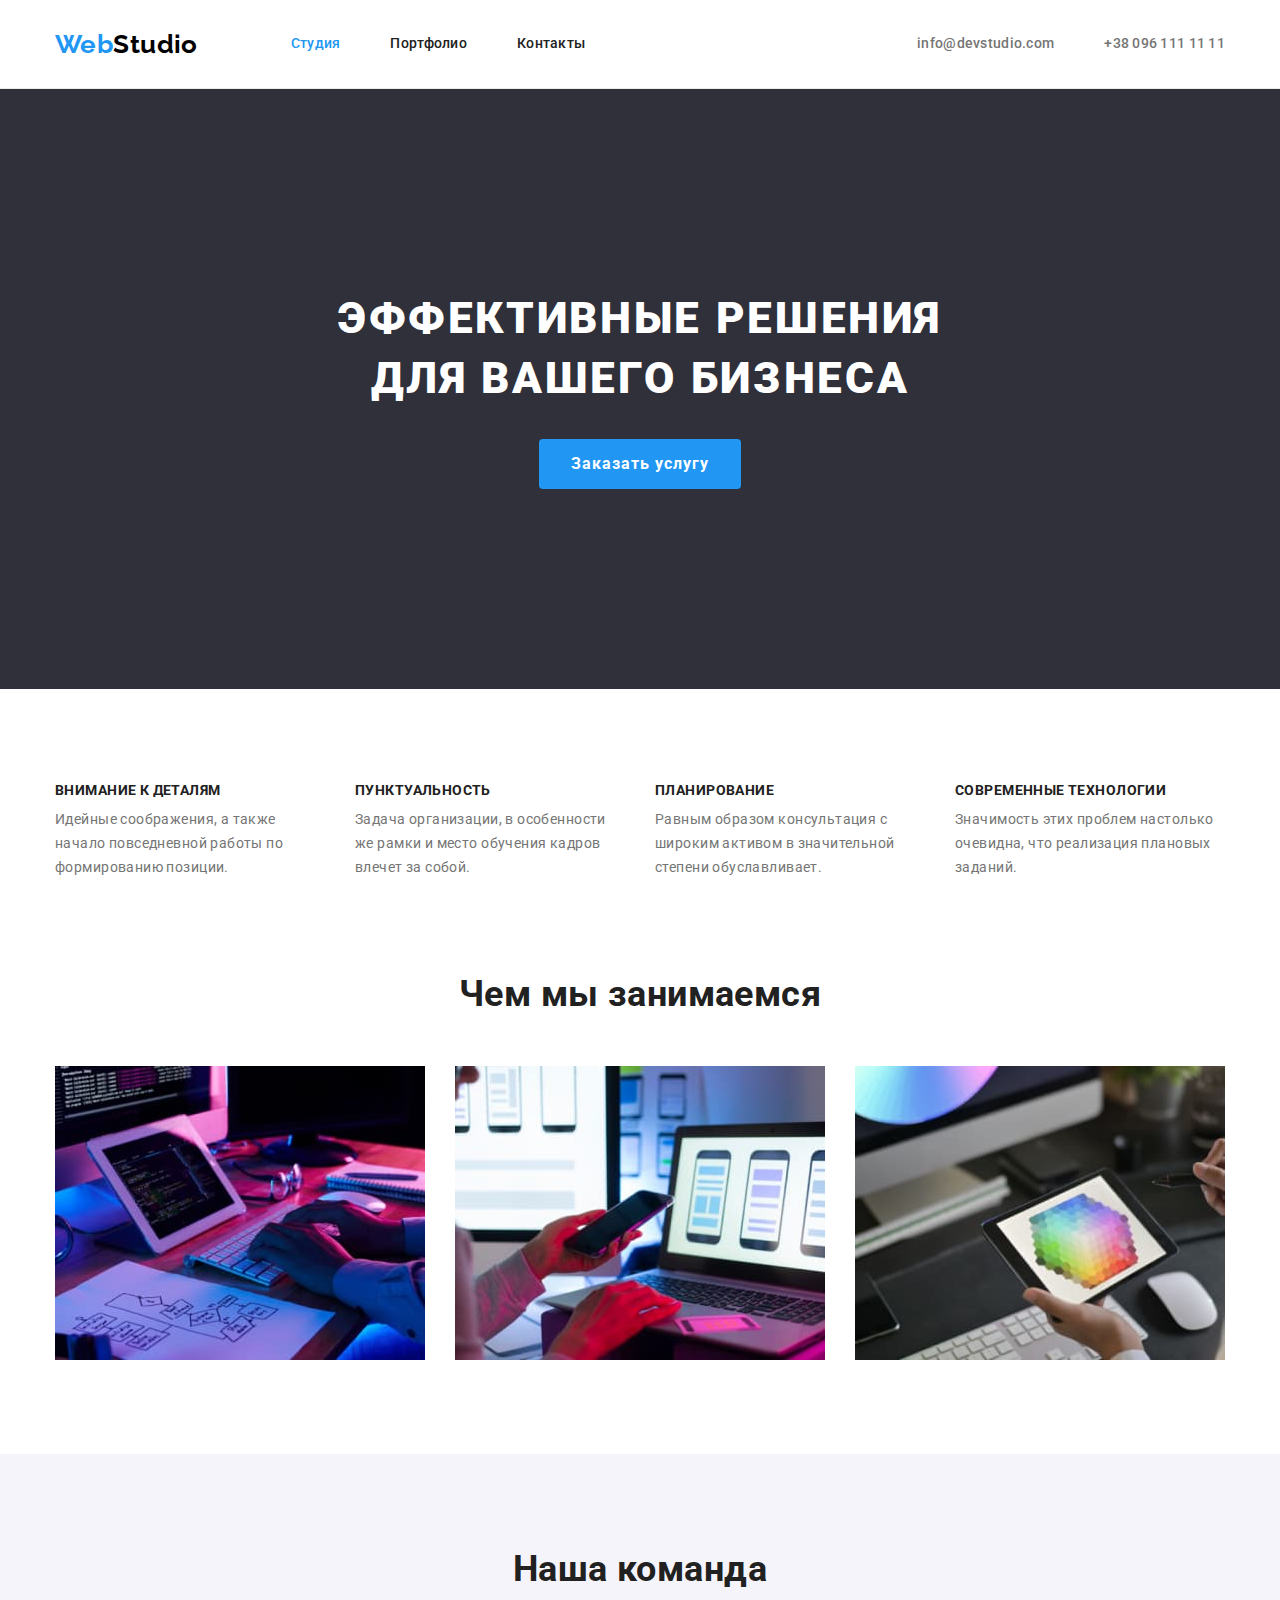
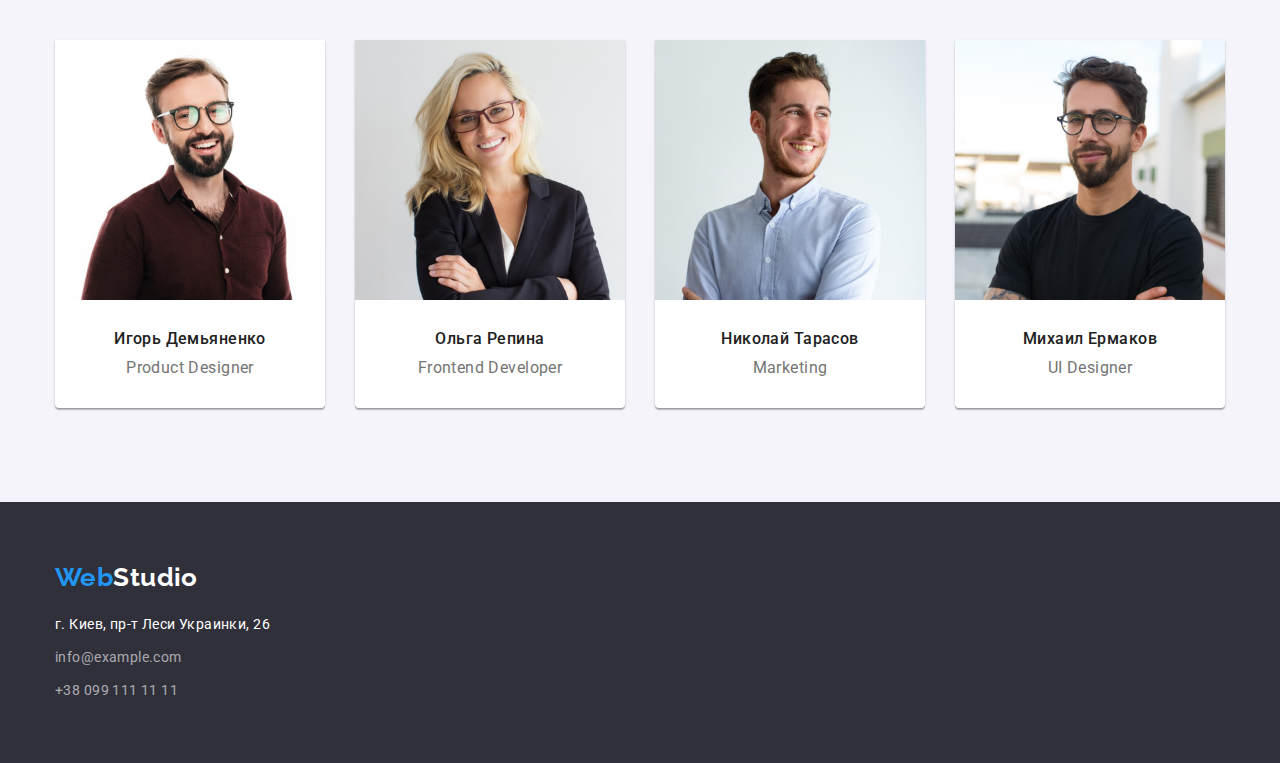
<file: index.html>
<!DOCTYPE html>
<html lang="ru">
  <head>
    <meta charset="UTF-8" />
    <meta http-equiv="X-UA-Compatible" content="IE=edge" />
    <meta name="viewport" content="width=device-width, initial-scale=1.0" />
    <title>WebStudio</title>
    <link
      href="https://fonts.googleapis.com/css2?family=Raleway:wght@700&family=Roboto:wght@400;500;700;900&display=swap"
      rel="stylesheet"
    />
    <link
      rel="stylesheet"
      href="https://cdnjs.cloudflare.com/ajax/libs/modern-normalize/1.1.0/modern-normalize.css"
      integrity="sha512-Y0MM+V6ymRKN2zStTqzQ227DWhhp4Mzdo6gnlRnuaNCbc+YN/ZH0sBCLTM4M0oSy9c9VKiCvd4Jk44aCLrNS5Q=="
      crossorigin="anonymous"
      referrerpolicy="no-referrer"
    />
    <link href="./css/styles.css" rel="stylesheet" />
  </head>
  <body>
    <!--шапка сайта-->
    <header class="page-header">
      <div class="main-navigation container">
        <a class="logo" href="./index.html"><span>Web</span>Studio</a>
        <nav class="main-navigation">
          <ul class="site-navigation">
            <li class="item"><a class="nav current" href="#">Студия</a></li>
            <li class="item">
              <a class="nav" href="./portfolio.html">Портфолио</a>
            </li>
            <li class="item"><a class="nav" href="#">Контакты</a></li>
          </ul>
        </nav>

        <ul class="auth-navigation">
          <li class="item">
            <a class="address-header" href="mailto:info@devstudio.com"
              >info@devstudio.com</a
            >
          </li>
          <li class="item">
            <a class="address-header" href="tel:+380961111111"
              >+38 096 111 11 11</a
            >
          </li>
        </ul>
      </div>
    </header>
    <!--Главный-->
    <main>
      <section class="section-hero">
        <h1 class="header">
          Эффективные решения <br />
          для вашего бизнеса
        </h1>
        <button class="order" type="button">Заказать услугу</button>
      </section>

      <section class="secondary-section">
        <div class="flex-container container">
          <!-- <h2 class="hidden">Все виды услуг</h2> -->
          <ul class="flex-menu">
            <li class="flex-item">
              <h3 class="flex-list">Внимание к деталям</h3>
              <p class="flex-description">
                Идейные соображения, а также начало повседневной работы по
                формированию позиции.
              </p>
            </li>
            <li class="flex-item">
              <h3 class="flex-list">Пунктуальность</h3>
              <p class="flex-description">
                Задача организации, в особенности же рамки и место обучения
                кадров влечет за собой.
              </p>
            </li>

            <li class="flex-item">
              <h3 class="flex-list">Планирование</h3>
              <p class="flex-description">
                Равным образом консультация с широким активом в значительной
                степени обуславливает.
              </p>
            </li>

            <li class="flex-item">
              <h3 class="flex-list">Современные технологии</h3>
              <p class="flex-description">
                Значимость этих проблем настолько очевидна, что реализация
                плановых заданий.
              </p>
            </li>
          </ul>
        </div>
      </section>
      <!--Чем мы занимаемся-->
      <section class="img-saction">
        <div class="images-container container">
          <h2 class="heading-title">Чем мы занимаемся</h2>
          <ul class="images">
            <li class="images-list">
              <img src="./images/studio/work.jpg" width="370" alt="Работа" />
            </li>
            <li class="images-list">
              <img
                src="./images/studio/application.jpg"
                width="370"
                alt="Приложение"
              />
            </li>
            <li class="images-list">
              <img src="./images/studio/design.jpg" width="370" alt="Дизайн" />
            </li>
          </ul>
        </div>
      </section>
      <!--Наша команда-->
      <section class="section-team">
        <div class="team-container container">
          <h2 class="team-title">Наша команда</h2>

          <ul class="card-team">
            <li class="card-list">
              <a
                ><img
                  src="./images/studio/igordemyanenko.jpg"
                  width="270"
                  alt="Дизайнер"
                />
                <h3 class="names">Игорь Демьяненко</h3>
                <p class="paragraph">Product Designer</p>
              </a>
            </li>

            <li class="card-list">
              <a
                ><img
                  src="./images/studio/olgarepina.jpg"
                  width="270"
                  alt="Девелопер"
                />
                <h3 class="names">Ольга Репина</h3>
                <p class="paragraph">Frontend Developer</p>
              </a>
            </li>

            <li class="card-list">
              <a
                ><img
                  src="./images/studio/nikolaytarasov.jpg"
                  width="270"
                  alt="Маркетинг"
                />
                <h3 class="names">Николай Тарасов</h3>
                <p class="paragraph">Marketing</p>
              </a>
            </li>

            <li class="card-list">
              <a
                ><img
                  src="./images/studio/mikhailermakov.jpg"
                  width="270"
                  alt="Дизайнер"
                />
                <h3 class="names">Михаил Ермаков</h3>
                <p class="paragraph">UI Designer</p>
              </a>
            </li>
          </ul>
        </div>
      </section>
      <!-- футер -->
      <footer class="footer">
        <div class="footer-container container">
          <a href="./index.html" class="logo-footer">Web<span>Studio</span></a>
          <address>
            <ul class="footer-list">
              <li><p class="location">г. Киев, пр-т Леси Украинки, 26</p></li>
              <li>
                <a class="address" href="mailto:info@example.com"
                  >info@example.com</a
                >
              </li>
              <li>
                <a class="address" href="tel:+380991111111"
                  >+38 099 111 11 11</a
                >
              </li>
            </ul>
          </address>
        </div>
      </footer>
    </main>
  </body>
</html>
</file>
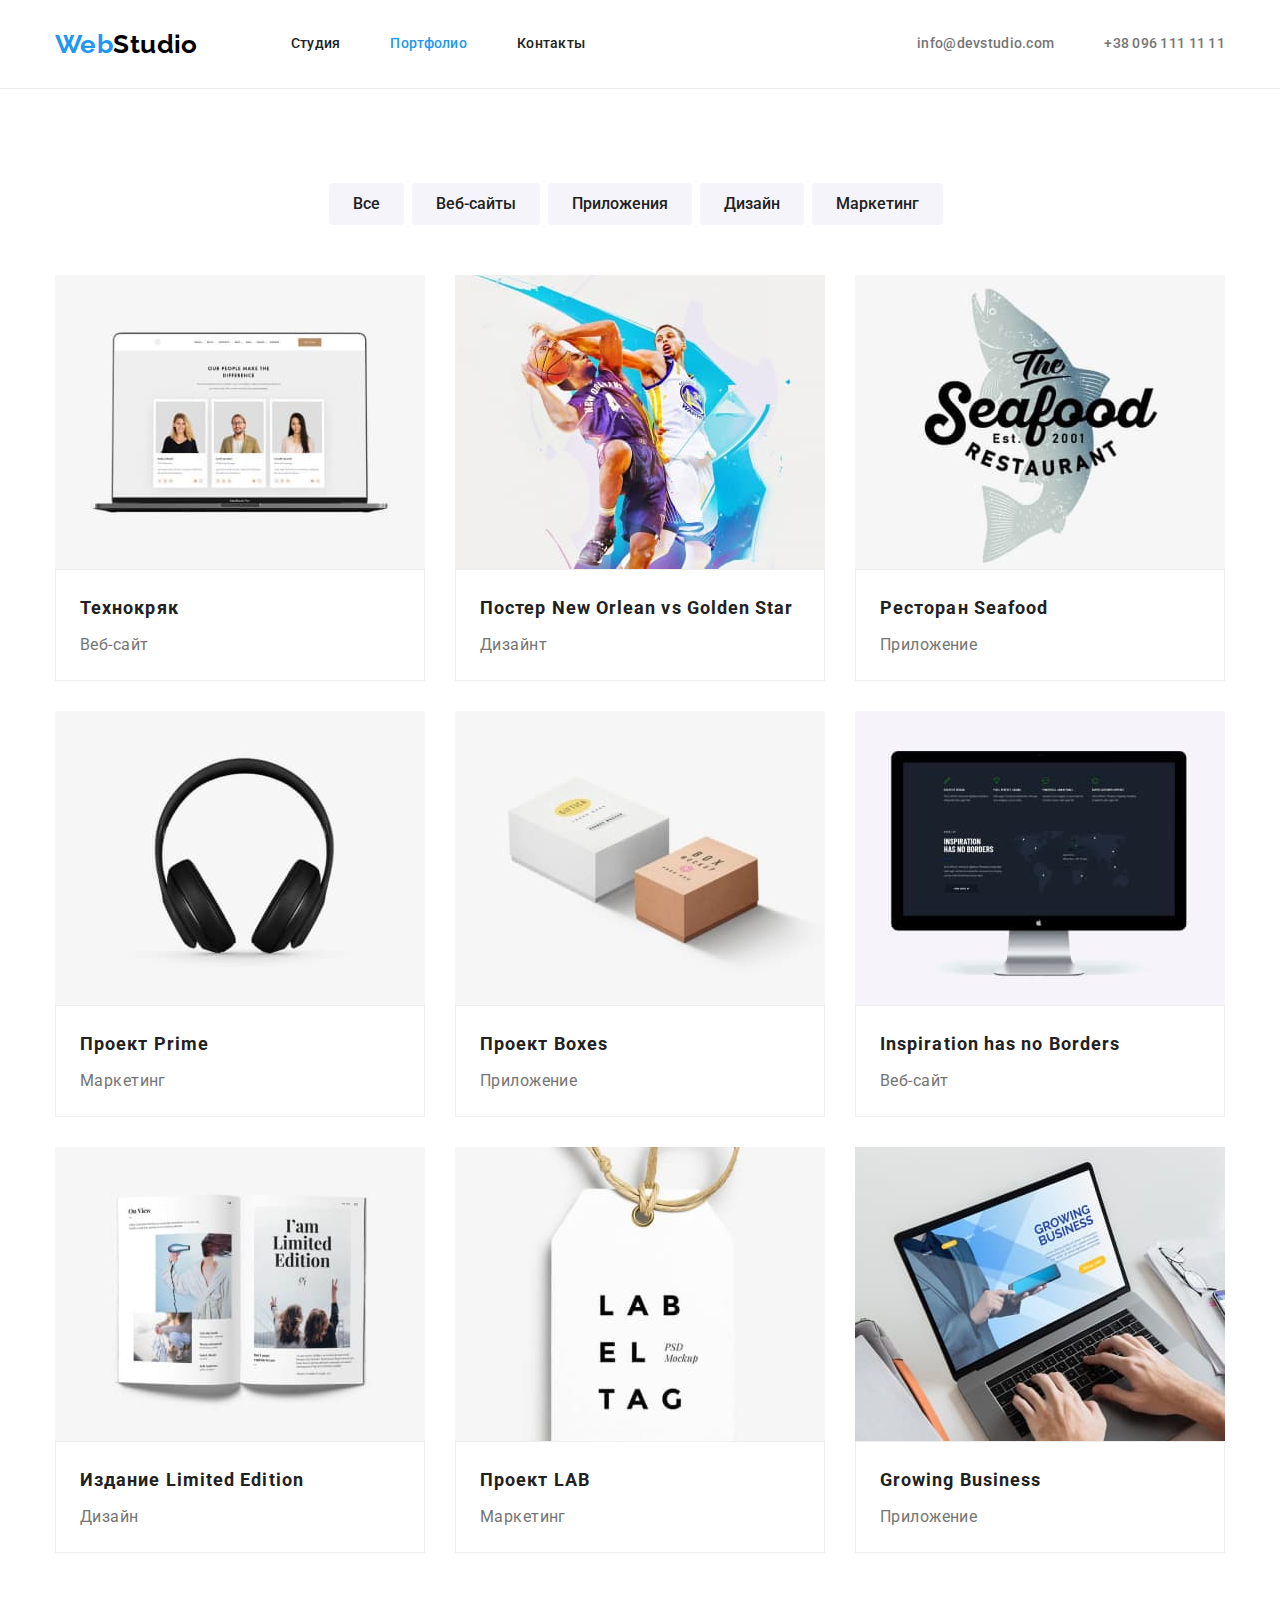
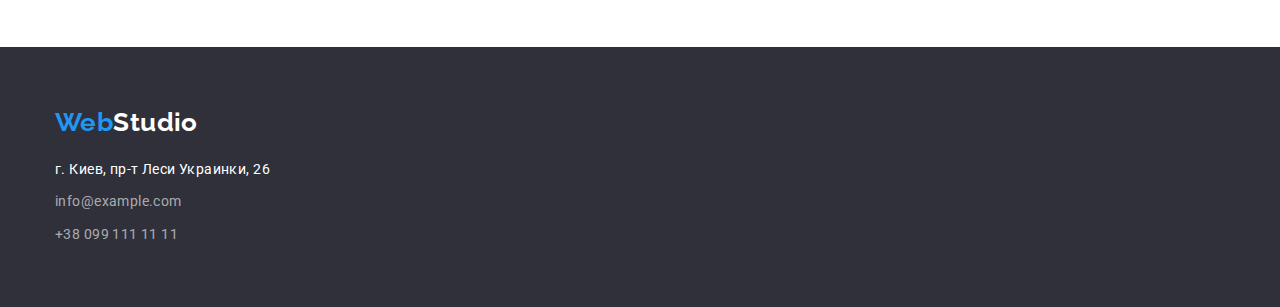
<file: portfolio.html>
<!DOCTYPE html>
<html lang="ru">
  <head>
    <meta charset="UTF-8" />
    <meta http-equiv="X-UA-Compatible" content="IE=edge" />
    <meta name="viewport" content="width=device-width, initial-scale=1.0" />
    <title>Portfolio</title>
    <link
      href="https://fonts.googleapis.com/css2?family=Raleway:wght@700&family=Roboto:wght@400;500;700;900&display=swap"
      rel="stylesheet"
    />
    <link
      rel="stylesheet"
      href="https://cdnjs.cloudflare.com/ajax/libs/modern-normalize/1.1.0/modern-normalize.css"
      integrity="sha512-Y0MM+V6ymRKN2zStTqzQ227DWhhp4Mzdo6gnlRnuaNCbc+YN/ZH0sBCLTM4M0oSy9c9VKiCvd4Jk44aCLrNS5Q=="
      crossorigin="anonymous"
      referrerpolicy="no-referrer"
    />
    <link href="./css/styles.css" rel="stylesheet" />
  </head>

  <body>
    <!-- Шапка сайта -->
    <header class="page-header">
      <div class="main-navigation container">
        <a class="logo" href="./index.html"><span>Web</span>Studio</a>
        <nav class="main-navigation">
          <ul class="site-navigation">
            <li class="item"><a class="nav" href="./index.html">Студия</a></li>
            <li class="item">
              <a class="nav current" href="#">Портфолио</a>
            </li>
            <li class="item"><a class="nav" href="#">Контакты</a></li>
          </ul>
        </nav>

        <ul class="auth-navigation">
          <li class="item">
            <a class="address-header" href="mailto:info@devstudio.com"
              >info@devstudio.com</a
            >
          </li>
          <li class="item">
            <a class="address-header" href="tel:+380961111111"
              >+38 096 111 11 11</a
            >
          </li>
        </ul>
      </div>
    </header>
    <!-- Герой -->
    <main>
      <!-- <h1 class="hidden">Консультации по продвижению бизнеса в интернете</h1> -->
      <section class="portfolio-saction">
        <!-- кнопки -->
        <div class="portfolio-container container">
          <ul class="button-list list">
            <li class="button-filter">
              <button class="button" type="button">Все</button>
            </li>
            <li class="button-filter">
              <button class="button" type="button">Веб-сайты</button>
            </li>
            <li class="button-filter">
              <button class="button" type="button">Приложения</button>
            </li>
            <li class="button-filter">
              <button class="button" type="button">Дизайн</button>
            </li>
            <li class="button-filter">
              <button class="button" type="button">Маркетинг</button>
            </li>
          </ul>

          <!-- images -->

          <ul class="card-item list">
            <li class="img">
              <a href="#"
                ><img
                  src="./images/portfolio/Tech.jpg"
                  width="370"
                  alt="Технокряк"
                />
                <div class="discription">
                  <h2 class="picture-header">Технокряк</h2>
                  <p class="paragraph-pictures">Веб-сайт</p>
                </div>
              </a>
            </li>
            <li class="img">
              <a href="#"
                ><img
                  src="./images/portfolio/NewOrleanvsGoldenStar.jpg"
                  width="370"
                  alt="Постер"
                />
                <div class="discription">
                  <h2 class="picture-header">
                    Постер New Orlean vs Golden Star
                  </h2>
                  <p class="paragraph-pictures">Дизайнт</p>
                </div></a
              >
            </li>
            <li class="img">
              <a href="#"
                ><img
                  src="./images/portfolio/Seafood.jpg"
                  width="370"
                  alt="Ресторан"
                />
                <div class="discription">
                  <h2 class="picture-header">Ресторан Seafood</h2>
                  <p class="paragraph-pictures">Приложение</p>
                </div></a
              >
            </li>
            <li class="img">
              <a href="#"
                ><img
                  src="./images/portfolio/Prime.jpg"
                  width="370"
                  alt="Проект Основной"
                />
                <div class="discription">
                  <h2 class="picture-header">Проект Prime</h2>
                  <p class="paragraph-pictures">Маркетинг</p>
                </div></a
              >
            </li>
            <li class="img">
              <a href="#"
                ><img
                  src="./images/portfolio/Boxes.jpg"
                  width="370"
                  alt="Проект Ящики"
                />

                <div class="discription">
                  <h2 class="picture-header">Проект Boxes</h2>
                  <p class="paragraph-pictures">Приложение</p>
                </div></a
              >
            </li>
            <li class="img">
              <a href="#"
                ><img
                  src="./images/portfolio/InspirationhasnoBorders.jpg"
                  width="370"
                  alt="Вдохновение"
                />
                <div class="discription">
                  <h2 class="picture-header">Inspiration has no Borders</h2>
                  <p class="paragraph-pictures">Веб-сайт</p>
                </div></a
              >
            </li>
            <li class="img">
              <a href="#"
                ><img
                  src="./images/portfolio/LimitedEdition.jpg"
                  width="370"
                  alt="Издание"
                />
                <div class="discription">
                  <h2 class="picture-header">Издание Limited Edition</h2>
                  <p class="paragraph-pictures">Дизайн</p>
                </div></a
              >
            </li>
            <li class="img">
              <a href="#"
                ><img
                  src="./images/portfolio/LAB.jpg"
                  width="370"
                  alt="Проект Лаборатория"
                />
                <div class="discription">
                  <h2 class="picture-header">Проект LAB</h2>
                  <p class="paragraph-pictures">Маркетинг</p>
                </div></a
              >
            </li>
            <li class="img">
              <a href="#"
                ><img
                  src="./images/portfolio/GrowingBusiness.jpg"
                  width="370"
                  alt="Растущий Бизнес"
                />
                <div class="discription">
                  <h2 class="picture-header">Growing Business</h2>
                  <p class="paragraph-pictures">Приложение</p>
                </div></a
              >
            </li>
          </ul>
        </div>
      </section>
    </main>
    <!-- footer -->
    <footer class="footer">
      <div class="footer-container container">
        <a href="./index.html" class="logo-footer">Web<span>Studio</span></a>
        <address>
          <ul class="footer-list">
            <li><p class="location">г. Киев, пр-т Леси Украинки, 26</p></li>
            <li>
              <a class="address" href="mailto:info@example.com"
                >info@example.com</a
              >
            </li>
            <li>
              <a class="address" href="tel:+380991111111">+38 099 111 11 11</a>
            </li>
          </ul>
        </address>
      </div>
    </footer>
  </body>
</html>
</file>
<file: css/styles.css>
html {
  box-sizing: border-box;
}

*,
*::before,
*::after {
  box-sizing: inherit;
  text-decoration: none;
}

:root {
  --blue-color: #2196f3;
  --black-color: #212121;
  --grey-color: #757575;
  --web-color: #000000;
  --white-color: #ffffff;
  --background-color: #2f303a;
  --section-color: #f5f4fa;
  --footer-color: rgba(255, 255, 255, 0.6);
  /* body */
}
ul {
  list-style-type: none;
}

body {
  color: var(--grey-color);
  font-family: roboto, sans-serif;
  font-size: 14px;
  line-height: 1.71;
  letter-spacing: 0.03em;
}
h1,
h2,
h3,
p {
  margin: 0;
}
/* page-header */
.page-header {
  border-bottom: 1px solid #ececec;
}
/* Header Логотип WebStudio */
.logo {
  display: block;
  color: var(--web-color);
  font-family: "Raleway";
  text-decoration: none;
  align-items: center;

  font-weight: 700;
  font-size: 26px;
  line-height: 1.19;
}
.logo > span {
  color: var(--blue-color);
  /* logo footer */
}
.logo-footer {
  color: var(--blue-color);
  font-family: "Raleway";
  text-decoration: none;
  display: inline-block;

  margin-bottom: 20px;
  font-weight: 700;
  font-size: 26px;
  line-height: 1.19;
}
.logo-footer > span {
  color: var(--white-color);
}

/* navigation */
.container {
  width: 1200px;

  padding-left: 15px;
  padding-right: 15px;

  margin-right: auto;
  margin-left: auto;
}
.nav {
  color: var(--black-color);
  text-decoration: none;

  font-weight: 500;
  font-size: 14px;
  line-height: 1.14;
  letter-spacing: 0.02em;
}
.nav.current {
  color: var(--blue-color);
}
.nav:hover,
.nav:focus {
  color: var(--blue-color);
  font-weight: 500;
  line-height: 1.14;
  letter-spacing: 0.02em;
}
.site-navigation {
  display: flex;
  margin-left: 93px;
  margin-top: 0;
  margin-bottom: 0;
  padding: 0;
}
.site-navigation .item {
  margin-right: 50px;
  padding-top: 32px;
  padding-bottom: 32px;
}
.site-navigation .item:last-child {
  margin-right: 0;
}
.auth-navigation {
  display: flex;
  margin-left: auto;
}
.auth-navigation .item + .item {
  margin-left: 50px;
}

.main-navigation {
  display: flex;
  align-items: center;
}

/*  h1 */
.header {
  color: var(--white-color);
  background-color: var(--background-color);

  margin-bottom: 30px;
  margin-top: 0;
  font-weight: 900;
  font-size: 44px;
  line-height: 1.36;
  letter-spacing: 0.06em;
  text-align: center;
  text-transform: uppercase;
}
.section-hero {
  background-color: var(--background-color);
  text-align: center;
  padding: 200px 0 200px;
}

/* секция студия */
.secondary-section .container {
  text-align: inherit;
  padding-bottom: 94px;
  padding-top: 94px;
}
.flex-container .container {
  padding-bottom: 94px;
}

.flex-menu {
  display: flex;
  justify-content: space-between;
  margin: 0;
  padding: 0;
}
.flex-item {
  width: 270px;
}
.flex-description {
  margin: 0;
}

.flex-list {
  color: var(--black-color);
  font-weight: 700;
  font-size: 14px;
  line-height: 1.14;
  text-transform: uppercase;
  margin-top: 0px;
  margin-bottom: 10px;
}
/* What are we doing */
.heading-title {
  color: var(--black-color);
  font-weight: 700;
  font-size: 36px;
  line-height: 1.16;
  margin: 0px;

  text-align: center;
}
/* .img-saction {
} */
.images {
  display: flex;
  flex-wrap: wrap;

  margin: 0;
  padding-left: 0px;
  padding-bottom: 94px;
}
.images-list {
  width: 370px;
  height: 294px;
  margin-top: 50px;
  margin-right: 30px;
}
.images-list:nth-child(3n) {
  margin-right: 0;
}

/* our team */
.section-team {
  background-color: var(--section-color);
  padding: 94px 0;
}
.team-title {
  text-align: center;

  font-weight: 700;
  font-size: 36px;
  line-height: 1.17;

  margin: 0;
  margin-left: auto;
  margin-right: auto;

  color: var(--black-color);
}
.card-team {
  display: flex;
  flex-wrap: wrap;
  padding: 0;
  margin: 0;
}
.card-list {
  flex-basis: calc(100% / 4 - 30px);

  margin-left: 30px;
  margin-top: 50px;

  background-color: var(--white-color);

  box-shadow: 0px 1px 3px rgba(0, 0, 0, 0.12), 0px 1px 1px rgba(0, 0, 0, 0.14),
    0px 2px 1px rgba(0, 0, 0, 0.2);
  border-radius: 0px 0px 4px 4px;
}
.card-list:nth-child(1) {
  margin-left: 0;
}

/* кнопка ховер фокус */
button {
  color: var(--black-color);
  font-family: inherit;
  font-weight: 500;
  font-size: 16px;
  line-height: 1.62;

  padding: 6px 22px;
  min-width: 73px;

  border-radius: 4px;
  background-color: #f5f4fa;
  border-color: transparent;

  cursor: pointer;
}
.button:nth-last-child(1) {
  margin-right: 0;
}
.button:hover,
.button:focus {
  color: var(--white-color);
  background: var(--blue-color);
}
.order {
  padding: 10px 32px;
  border-width: 0px;

  display: inline-block;
  text-align: center;

  font-weight: 700;
  font-size: 16px;
  line-height: 1.87;
  letter-spacing: 0.06em;
  border-radius: 4px;

  cursor: pointer;
  color: var(--white-color);
  background-color: var(--blue-color);
}
/* portfolio-saction */
.portfolio-saction {
  padding: 94px 0 94px;
}

.list {
  margin: 0;
  padding: 0;
}
.button-list {
  display: flex;
  flex-wrap: wrap;
  justify-content: center;

  margin-bottom: 50px;
}

.button-filter {
  margin: 0;

  margin-right: 8px;
}

/* images */
.card-item {
  display: flex;
  flex-wrap: wrap;
}
.img {
  margin-right: 30px;
  margin-bottom: 30px;
}
img {
  display: block;
}
.img:nth-child(3n) {
  margin-right: 0;
}
.img:nth-last-child(-n + 3) {
  margin-bottom: 0;
}

.paragraph-pictures {
  color: var(--grey-color);
  font-size: 16px;
  line-height: 1.87;
  margin: 0;
}
.picture-header {
  font-weight: 700;
  padding-bottom: 4px;
  font-size: 18px;
  line-height: 2;
  letter-spacing: 0.06em;
  text-decoration: none;

  color: var(--black-color);
}

.discription {
  padding: 20px 24px;
  border: 1px solid #eee;
}

/* имена Команды страница 1 */
.names {
  color: var(--black-color);
  font-weight: 500;
  font-size: 16px;
  line-height: 1.18;
  margin: 30px 0 10px 0;

  text-align: center;
}
.paragraph {
  color: var(--grey-color);
  font-size: 16px;
  line-height: 1.18;
  margin-bottom: 30px;

  text-align: center;
}

/* адрес */

.address:hover,
.address:focus {
  color: var(--blue-color);
}

.address {
  color: var(--footer-color);
  font-weight: 400;
  font-size: 14px;
  line-height: 1.71;
  letter-spacing: 0.03em;

  text-decoration: none;
  font-style: normal;
  cursor: pointer;
}
.address-header:focus,
.address-header:hover {
  color: var(--blue-color);
}

.address-header {
  color: var(--grey-color);
  text-decoration: none;
  font-weight: 500;
  font-size: 14px;
  line-height: 1.14;
  letter-spacing: 0.02em;
}

/* футер */
.footer-list {
  font-style: normal;
  margin: 0;
  padding: 0;
}
.footer-list li:not(:last-child) {
  margin-bottom: 9px;
}
.location {
  color: var(--white-color);
}

.footer {
  background: var(--background-color);
  padding-top: 60px;
  padding-bottom: 60px;
}

/* скрытый заголовок */
.hidden {
  color: var(--footer-color);
}

.box {
  box-sizing: border-box;
  width: 370px;
  border: #000000;
}
</file>
